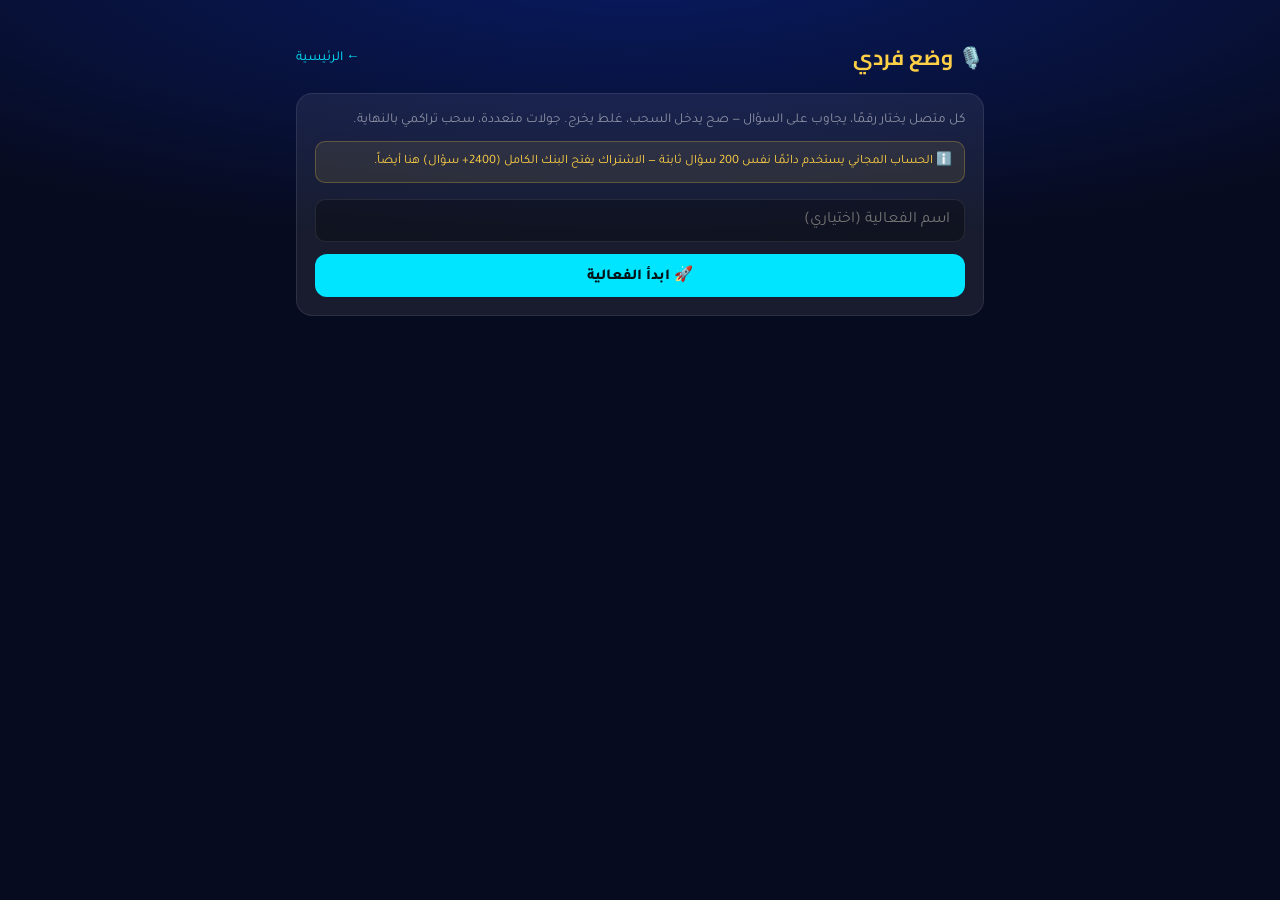
<file: audience.html>
<!DOCTYPE html>
<html lang="ar" dir="rtl">
<head>
<meta charset="UTF-8">
<meta name="viewport" content="width=device-width,initial-scale=1,user-scalable=no,viewport-fit=cover">
<title>تحدي الأرقام — وضع فردي</title>
<link rel="icon" href="logo.png">
<link href="https://fonts.googleapis.com/css2?family=Cairo:wght@700;900&family=Tajawal:wght@400;700;900&display=swap" rel="stylesheet">
<style>
html{background:#070B1F;}
*{margin:0;padding:0;box-sizing:border-box;-webkit-tap-highlight-color:transparent;}
:root{
  --bg:#070B1F;--bg2:#0C1130;--card:rgba(255,255,255,.04);--card2:rgba(255,255,255,.07);
  --cyan:#00E5FF;--gold:#FFD046;--green:#00E676;--red:#FF3D5A;--silver:#8AB8FF;
  --border:rgba(255,255,255,.09);
}
body{
  font-family:'Tajawal',sans-serif;background:var(--bg);color:#fff;min-height:100vh;
  background-image:radial-gradient(ellipse 120% 50% at 50% -5%,rgba(10,50,200,.4),transparent 65%);
  padding-top:max(env(safe-area-inset-top), 22px);padding-bottom:max(env(safe-area-inset-bottom), 10px);
  padding-left:max(env(safe-area-inset-left), 10px);padding-right:max(env(safe-area-inset-right), 10px);
}
html.is-android body{padding-top:max(env(safe-area-inset-top), 44px);}
.wrap{max-width:720px;margin:0 auto;padding:1rem}
.hdr{display:flex;align-items:center;justify-content:space-between;margin-bottom:1rem}
.hdr h1{font-family:'Cairo',sans-serif;font-size:1.3rem;color:var(--gold)}
.btn{border:none;border-radius:12px;padding:.7rem 1.3rem;font-weight:800;font-size:.95rem;cursor:pointer;font-family:'Tajawal',sans-serif}
.btn-cyan{background:var(--cyan);color:#031318}
.btn-gold{background:var(--gold);color:#2b1c00}
.btn-red{background:var(--red);color:#fff}
.btn-ghost{background:var(--card);color:#fff;border:1px solid var(--border)}
.btn:disabled{opacity:.4;cursor:not-allowed}
.card{background:var(--card2);border:1px solid var(--border);border-radius:16px;padding:1.1rem;margin-bottom:1rem}
.row{display:flex;gap:.6rem;flex-wrap:wrap}
input[type=text],input[type=number]{
  background:rgba(0,0,0,.3);border:1px solid var(--border);border-radius:10px;color:#fff;
  padding:.7rem .9rem;font-size:1rem;font-family:'Tajawal',sans-serif;flex:1;min-width:140px
}
.board{display:grid;grid-template-columns:repeat(5,1fr);gap:.35rem;margin:1rem auto;max-width:min(320px,80vw)}
.cell{
  aspect-ratio:1;border-radius:9px;display:flex;align-items:center;justify-content:center;
  font-family:'Cairo',sans-serif;font-weight:900;font-size:clamp(.8rem,3.4vw,1.05rem);cursor:pointer;
  background:rgba(0,229,255,.07);border:1.5px solid rgba(0,229,255,.17);transition:.15s;user-select:none;
}
.cell:hover{background:rgba(0,229,255,.17);border-color:var(--cyan);transform:scale(1.06)}
.cell.used-win{background:rgba(0,230,118,.15);border-color:var(--green);color:var(--green);cursor:not-allowed;transform:none}
.cell.used-lose{background:rgba(255,61,90,.12);border-color:var(--red);color:var(--red);cursor:not-allowed;transform:none}
.cell.used-mabrook{background:rgba(255,208,70,.18);border-color:var(--gold);color:var(--gold);cursor:not-allowed;transform:none}
.cell.picked{outline:2px solid var(--gold)}
.opts{display:flex;flex-direction:column;gap:.6rem;margin-top:1rem}
.opt{
  background:var(--card);border:1px solid var(--border);border-radius:12px;padding:.9rem 1rem;
  display:flex;align-items:center;gap:.7rem;cursor:pointer;font-size:1.02rem
}
.opt .lbl{width:28px;height:28px;border-radius:8px;background:rgba(255,255,255,.08);
  display:flex;align-items:center;justify-content:center;font-weight:900;font-size:.85rem;flex-shrink:0}
.opt.correct{background:rgba(0,230,118,.2);border-color:var(--green)}
.opt.wrong{background:rgba(255,61,90,.2);border-color:var(--red)}
.opt.disabled{pointer-events:none;opacity:.55}
.qtext{font-size:1.15rem;font-weight:700;line-height:1.6;margin-bottom:.3rem}
.timerBar{width:100%;height:6px;background:rgba(255,255,255,.08);border-radius:99px;overflow:hidden;margin-bottom:.7rem}
.timerBarFill{height:100%;background:var(--cyan);width:100%;transition:width 1s linear,background .3s}
.timerBarFill.warn{background:var(--gold)}
.timerBarFill.danger{background:var(--red)}
.qcat{color:var(--cyan);font-size:.8rem;margin-bottom:.6rem}
.pill{display:inline-block;background:var(--card);border:1px solid var(--border);border-radius:99px;
  padding:.25rem .8rem;font-size:.8rem;color:var(--gold)}
.winlist{display:flex;flex-direction:column;gap:.4rem;max-height:280px;overflow:auto}
.winrow{display:flex;justify-content:space-between;align-items:center;background:var(--card);
  border:1px solid var(--border);border-radius:10px;padding:.6rem .9rem}
.dim{color:rgba(255,255,255,.5);font-size:.85rem}
.center{text-align:center}
.drawResult{
  font-family:'Cairo',sans-serif;font-size:2rem;font-weight:900;color:var(--gold);
  text-align:center;padding:1.5rem 0
}
a.back{color:var(--cyan);text-decoration:none;font-size:.85rem}
</style>
</head>
<body>
<div class="wrap">
  <div class="hdr">
    <h1>🎙️ وضع فردي</h1>
    <a class="back" href="index.html">← الرئيسية</a>
  </div>

  <!-- ═══ إعداد الفعالية (قبل البدء) ═══ -->
  <div class="card" id="setupCard">
    <div class="dim" style="margin-bottom:.8rem">
      كل متصل يختار رقمًا، يجاوب على السؤال — صح يدخل السحب، غلط يخرج. جولات متعددة، سحب تراكمي بالنهاية.
    </div>
    <div style="background:rgba(255,208,70,.09);border:1px solid rgba(255,208,70,.25);border-radius:10px;padding:.6rem .8rem;margin-bottom:1rem;font-size:.8rem;color:var(--gold);line-height:1.6">
      ℹ️ الحساب المجاني يستخدم دائمًا نفس 200 سؤال ثابتة — الاشتراك يفتح البنك الكامل (2400+ سؤال) هنا أيضاً.
    </div>
    <div class="row" style="margin-bottom:.7rem">
      <input type="text" id="eventName" placeholder="اسم الفعالية (اختياري)">
    </div>
    <button class="btn btn-cyan" onclick="startEvent()" style="width:100%">🚀 ابدأ الفعالية</button>
  </div>

  <!-- ═══ شاشة الجولة الجارية ═══ -->
  <div id="roundCard" style="display:none">
    <div class="card">
      <div class="row" style="justify-content:space-between;align-items:center;margin-bottom:.6rem">
        <span class="pill" id="roundPill">جولة 1</span>
        <span class="dim" id="remainPill">20 رقم متبقي</span>
      </div>
      <div class="board" id="board"></div>
      <div class="row" style="margin-top:.5rem">
        <button class="btn btn-ghost" onclick="endRoundNow()" style="flex:1">⏹️ إنهاء الجولة الآن</button>
        <button class="btn btn-gold" onclick="newRound()" style="flex:1">➕ جولة جديدة</button>
      </div>
    </div>

    <!-- إدخال اسم المتسابق قبل عرض سؤاله -->
    <div class="card" id="nameCard" style="display:none;position:fixed;top:max(env(safe-area-inset-top), 20px);left:.7rem;right:.7rem;z-index:999;box-shadow:0 8px 30px rgba(0,0,0,.6);max-width:720px;margin:0 auto;background:#10152F;border:1px solid rgba(255,255,255,.18)">
      <div class="dim" style="margin-bottom:.6rem">الرقم <b id="pickedNumLbl" style="color:var(--gold)"></b> — اسم المتسابق:</div>
      <div class="row">
        <input type="text" id="callerName" placeholder="اسم المتسابق">
        <button class="btn btn-cyan" onclick="confirmCaller()">عرض السؤال</button>
      </div>
      <div style="text-align:center;margin-top:.5rem"><a href="#" onclick="return closeNameCard()" class="dim" style="text-decoration:none;font-size:.82rem">✕ إلغاء</a></div>
    </div>

    <!-- السؤال -->
    <div class="card" id="qCard" style="display:none">
      <div class="row" style="justify-content:space-between;align-items:center;margin-bottom:.4rem">
        <div class="qcat" id="qCat" style="margin-bottom:0"></div>
        <div id="timerBox" style="font-family:'Cairo',sans-serif;font-weight:900;font-size:1.1rem;color:var(--cyan)">⏱️ <span id="timerNum">30</span></div>
      </div>
      <div class="timerBar"><div class="timerBarFill" id="timerBarFill"></div></div>
      <div class="qtext" id="qText"></div>
      <div class="opts" id="qOpts"></div>
    </div>


    <div class="card">
      <div class="row" style="justify-content:space-between;align-items:center;margin-bottom:.5rem">
        <b>🏆 قائمة السحب (<span id="winCount">0</span>)</b>
      </div>
      <div class="winlist" id="winList"><div class="dim center">ولا أحد بعد</div></div>
    </div>

    <button class="btn btn-gold" onclick="openDraw()" style="width:100%" id="drawBtn" disabled>🎉 اسحب الفائزين</button>
  </div>

  <!-- ═══ نافذة السحب ═══ -->
  <div class="card" id="drawCard" style="display:none">
    <div class="row" style="margin-bottom:.8rem">
      <input type="number" id="drawCount" value="1" min="1" style="max-width:100px">
      <button class="btn btn-cyan" onclick="doDraw()" style="flex:1">🎲 اسحب الآن</button>
      <button class="btn btn-ghost" onclick="closeDraw()">إغلاق</button>
    </div>
    <div id="drawOut"></div>
  </div>
</div>

<script src="js/question-bank.js"></script>
<script src="js/capacitor-bridge.js"></script>
<script>
"use strict";

var STORE_KEY = "tahadi_audience_v1";
var TOTAL_CELLS = 20;

var S = {
  eventName: "",
  round: 1,
  used: {},        // {cellIndex: {name, result:'win'|'lose'}}
  winners: [],      // [{name, round, cell}]
  pickedCell: null,
  currentQ: null
};

// لا حفظ بأي تخزين دائم عمداً — الفعالية جلسة حية، تُمسح تلقائياً عند إغلاق
// التطبيق/إعادة تحميل الصفحة (لا نبي بيانات فعالية سابقة تختلط بفعالية جديدة).
function save(){ /* no-op بالتصميم */ }

function pickRandomMabrookCell(){
  return Math.floor(Math.random()*TOTAL_CELLS);
}

function startEvent(){
  S.eventName = document.getElementById("eventName").value.trim();
  S.round = 1; S.used = {}; S.winners = []; S.pickedCell = null; S.currentQ = null;
  S.mabrookCell = pickRandomMabrookCell();
  document.getElementById("setupCard").style.display = "none";
  document.getElementById("roundCard").style.display = "block";
  renderAll();
}

function renderBoard(){
  var b = document.getElementById("board");
  b.innerHTML = "";
  var usedCount = 0;
  for(var i=0;i<TOTAL_CELLS;i++){
    var st = S.used[i];
    var cls = "cell";
    if(st){
      cls += st.result==="mabrook" ? " used-mabrook" : (st.result==="win" ? " used-win" : " used-lose");
      usedCount++;
    }
    if(S.pickedCell===i) cls += " picked";
    var div = document.createElement("div");
    div.className = cls;
    div.textContent = i+1;
    if(!st && S.pickedCell===null){
      div.onclick = function(idx){ return function(){ pickCell(idx); }; }(i);
    }
    b.appendChild(div);
  }
  document.getElementById("remainPill").textContent = (TOTAL_CELLS-usedCount)+" رقم متبقٍ";
  document.getElementById("roundPill").textContent = "جولة "+S.round;
}

function pickCell(i){
  if(S.used[i] || S.pickedCell!==null) return;
  S.pickedCell = i;
  save();
  renderBoard();
  document.getElementById("pickedNumLbl").textContent = (i+1);
  document.getElementById("callerName").value = "";
  document.getElementById("nameCard").style.display = "block";
  document.getElementById("qCard").style.display = "none";
  document.getElementById("callerName").focus();
}

function closeNameCard(){
  document.getElementById("callerName").blur();
  document.getElementById("nameCard").style.display = "none";
  S.pickedCell = null;
  save();
  renderBoard();
  return false;
}

var FREE_POOL_LIMIT = 200;
var _freePoolCache = null;
function getFreePool(){
  // نفس منطق game.html بالضبط: 200 سؤال ثابتة موزّعة على كل الفئات — نفس
  // المجموعة بالضبط بكل حساب، بدون عشوائية بينها (تُستخدم فقط للحسابات غير
  // المشتركة؛ المشترك يفتح البنك الكامل هنا أيضاً، بلا فرق عن الأونلاين).
  if(_freePoolCache) return _freePoolCache;
  if(!window.QB || !QB.length) return [];
  var _byCat={};
  QB.forEach(function(q){ (_byCat[q.cat]=_byCat[q.cat]||[]).push(q); });
  var _cats=Object.keys(_byCat).sort();
  var pool=[], _i=0;
  while(pool.length<FREE_POOL_LIMIT && _i<500){
    _cats.forEach(function(c){ if(pool.length<FREE_POOL_LIMIT && _byCat[c][_i]) pool.push(_byCat[c][_i]); });
    _i++;
  }
  _freePoolCache = pool;
  return pool;
}
function isSubscribed(){
  try{
    return localStorage.getItem("tahadi_pro")==="1" || localStorage.getItem("tahadi_elite")==="1";
  }catch(e){ return false; }
}
function pickRandomQuestion(){
  var pool = isSubscribed() ? QB : getFreePool();
  if(!pool || !pool.length) return null;
  return pool[Math.floor(Math.random()*pool.length)];
}

function confirmCaller(){
  var name = document.getElementById("callerName").value.trim();
  if(!name){ alert("اكتب اسم المتسابق أول"); return; }
  document.getElementById("nameCard").style.display = "none";
  // خلية "مبروك" — فوز فوري بدون سؤال
  if(S.pickedCell === S.mabrookCell){
    S.used[S.pickedCell] = { name: name, result: "mabrook" };
    S.winners.push({ name: name, round: S.round, cell: S.pickedCell });
    S.pickedCell = null;
    save();
    showMabrookCelebration(name);
    return;
  }
  S.currentQ = { q: pickRandomQuestion(), name: name };
  save();
  renderQuestion();
  document.getElementById("qCard").style.display = "block";
}

function showMabrookCelebration(name){
  stopQuestionTimer();
  document.getElementById("timerBox").style.display = "none";
  document.getElementById("timerBarFill").parentElement.style.display = "none";
  var q = document.getElementById("qCard");
  q.style.display = "block";
  document.getElementById("qCat").textContent = "";
  document.getElementById("qText").innerHTML = '<div style="text-align:center;padding:1rem 0">'
    +'<div style="font-size:2.2rem;margin-bottom:.5rem">🎊</div>'
    +'<div style="font-family:\'Cairo\',sans-serif;font-size:1.6rem;font-weight:900;color:var(--gold)">مبروك يا '+name+'!</div>'
    +'<div class="dim" style="margin-top:.4rem">دخلت قائمة السحب مباشرة بدون سؤال</div>'
    +'</div>';
  document.getElementById("qOpts").innerHTML = "";
  setTimeout(function(){
    document.getElementById("qCard").style.display = "none";
    renderBoard();
    renderWinners();
  }, 2200);
}

var QUESTION_SECONDS = 30;
var _qTimer = null, _qTimeLeft = QUESTION_SECONDS;

function renderQuestion(){
  var q = S.currentQ.q;
  document.getElementById("timerBox").style.display = "";
  document.getElementById("timerBarFill").parentElement.style.display = "";
  document.getElementById("qCat").textContent = q.cat || "";
  document.getElementById("qText").textContent = q.text;
  var opts = document.getElementById("qOpts");
  opts.innerHTML = "";
  ["A","B","C","D"].forEach(function(k){
    var div = document.createElement("div");
    div.className = "opt";
    div.innerHTML = '<span class="lbl">'+k+'</span><span>'+q[k]+'</span>';
    div.onclick = function(){ answerPicked(k); };
    div.id = "opt-"+k;
    opts.appendChild(div);
  });
  startQuestionTimer();
}

function startQuestionTimer(){
  stopQuestionTimer();
  _qTimeLeft = QUESTION_SECONDS;
  updateTimerUI();
  _qTimer = setInterval(function(){
    _qTimeLeft--;
    updateTimerUI();
    if(_qTimeLeft<=0){
      stopQuestionTimer();
      answerPicked(null); // انتهى الوقت — يُعامل كإجابة خاطئة
    }
  }, 1000);
}
function stopQuestionTimer(){
  if(_qTimer){ clearInterval(_qTimer); _qTimer = null; }
}
function updateTimerUI(){
  var numEl = document.getElementById("timerNum");
  var fillEl = document.getElementById("timerBarFill");
  if(!numEl||!fillEl) return;
  numEl.textContent = _qTimeLeft;
  fillEl.style.width = Math.max(0,(_qTimeLeft/QUESTION_SECONDS*100))+"%";
  fillEl.className = "timerBarFill" + (_qTimeLeft<=10 ? " danger" : _qTimeLeft<=20 ? " warn" : "");
}

function answerPicked(choice){
  stopQuestionTimer();
  var q = S.currentQ.q, name = S.currentQ.name, cell = S.pickedCell;
  var correct = (choice !== null && choice === q.correct);
  ["A","B","C","D"].forEach(function(k){
    var el = document.getElementById("opt-"+k);
    el.classList.add("disabled");
    if(k===q.correct) el.classList.add("correct");
    else if(k===choice && !correct) el.classList.add("wrong");
  });
  S.used[cell] = { name: name, result: correct ? "win" : "lose" };
  if(correct){ S.winners.push({ name: name, round: S.round, cell: cell }); }
  S.pickedCell = null;
  save();
  setTimeout(function(){
    document.getElementById("qCard").style.display = "none";
    renderBoard();
    renderWinners();
  }, 1400);
}

function renderWinners(){
  var list = document.getElementById("winList");
  document.getElementById("winCount").textContent = S.winners.length;
  document.getElementById("drawBtn").disabled = S.winners.length===0;
  if(!S.winners.length){ list.innerHTML = '<div class="dim center">ولا أحد بعد</div>'; return; }
  list.innerHTML = "";
  S.winners.slice().reverse().forEach(function(w){
    var row = document.createElement("div");
    row.className = "winrow";
    row.innerHTML = '<span>'+w.name+' <span class="dim" style="font-size:.8em">(رقم '+(w.cell+1)+')</span></span><span class="dim">جولة '+w.round+'</span>';
    list.appendChild(row);
  });
}

function endRoundNow(){
  if(!confirm("إنهاء الجولة الحالية؟ الفائزون بها يبقون بالسحب.")) return;
  stopQuestionTimer();
  S.pickedCell = null; S.currentQ = null;
  document.getElementById("qCard").style.display = "none";
  document.getElementById("nameCard").style.display = "none";
  save();
}

function newRound(){
  if(!confirm("بدء جولة جديدة؟ اللوحة ترجع فاضية، الفائزون السابقون يبقون بالسحب.")) return;
  S.round++; S.used = {}; S.pickedCell = null; S.currentQ = null;
  S.mabrookCell = pickRandomMabrookCell();
  save();
  renderAll();
}

function openDraw(){
  document.getElementById("drawCard").style.display = "block";
  document.getElementById("drawOut").innerHTML = "";
  document.getElementById("drawCard").scrollIntoView({behavior:"smooth"});
}
function closeDraw(){
  document.getElementById("drawCard").style.display = "none";
}
function doDraw(){
  var n = Math.max(1, parseInt(document.getElementById("drawCount").value,10)||1);
  var pool = S.winners.slice();
  if(!pool.length){ document.getElementById("drawOut").innerHTML = '<div class="dim center">ولا أحد بقائمة السحب</div>'; return; }
  var picks = [];
  for(var i=0;i<n && pool.length;i++){
    var idx = Math.floor(Math.random()*pool.length);
    picks.push(pool.splice(idx,1)[0]);
  }
  var out = document.getElementById("drawOut");
  out.innerHTML = "";
  picks.forEach(function(p,i){
    var div = document.createElement("div");
    div.className = "drawResult";
    div.innerHTML = "🏆 "+p.name+'<div style="font-size:1rem;color:var(--dim);font-weight:700;margin-top:.2rem">رقم '+(p.cell+1)+' — جولة '+p.round+'</div>';
    out.appendChild(div);
  });
  // احذف الفائزين المسحوبين نهائياً من القائمة — ما ينسحبون مرة ثانية بنفس الفعالية
  S.winners = S.winners.filter(function(w){
    return !picks.some(function(p){ return p===w; });
  });
  renderWinners();
}

function renderAll(){
  renderBoard();
  renderWinners();
  document.getElementById("nameCard").style.display = "none";
  document.getElementById("qCard").style.display = "none";
}

// لا حاجة لاستعادة أي حالة سابقة — الفعالية تبدأ دايماً من شاشة الإعداد
// (حقل اسم المتسابق مثبَّت بأعلى الشاشة دائماً الآن — فوق أي احتمال تغطية
// من لوحة المفاتيح، بغض النظر عن سلوك المنصة أو أي توقيت تحميل)
</script>
</body>
</html>
</file>
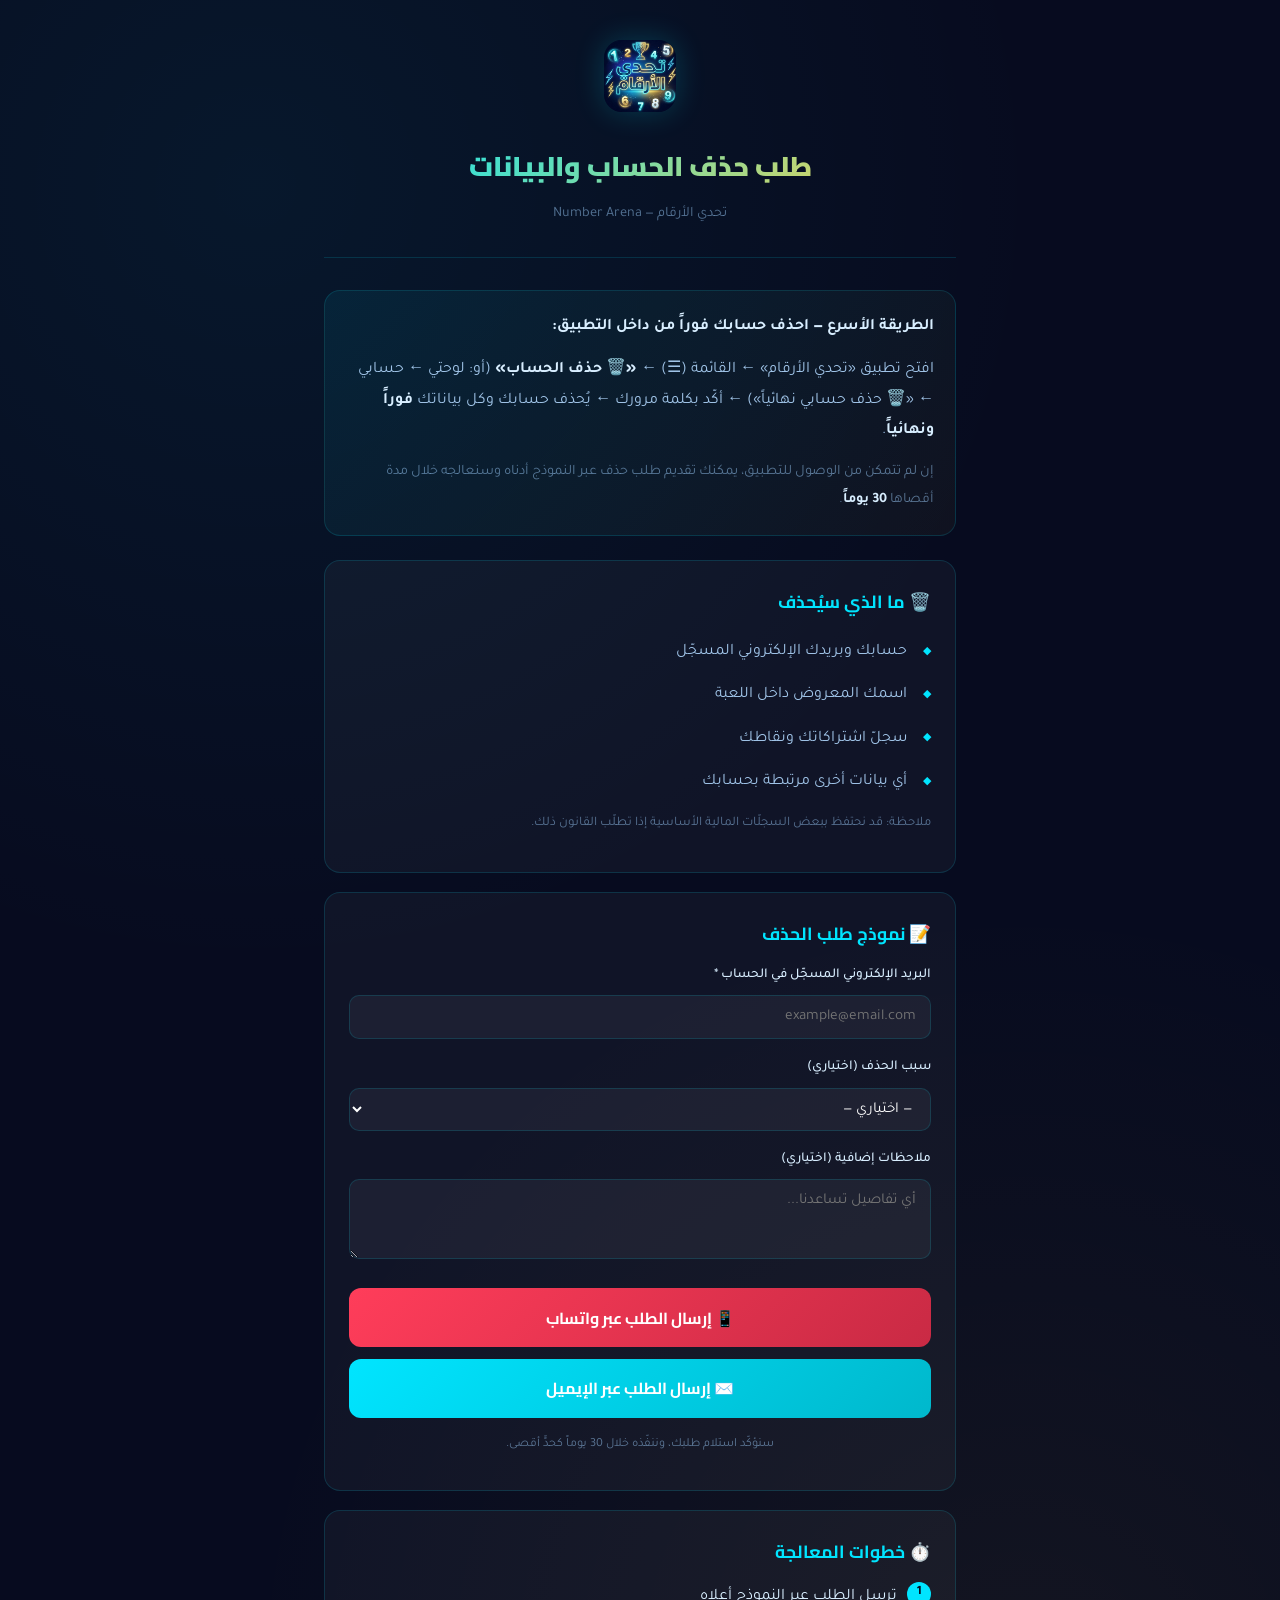
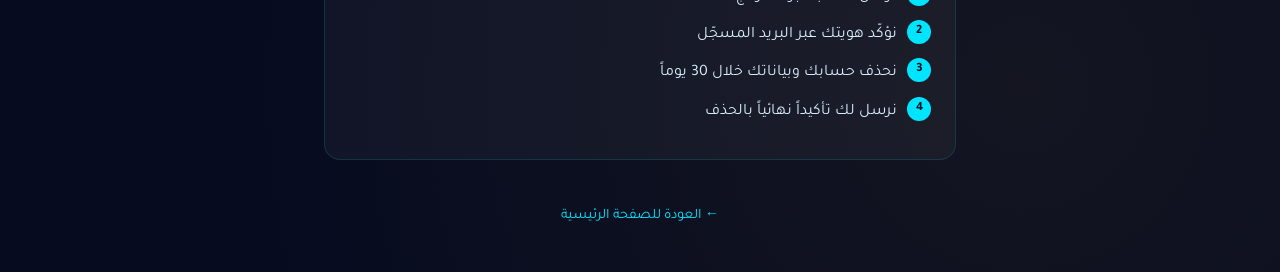
<file: data-deletion.html>
<!DOCTYPE html>
<html lang="ar" dir="rtl">
<head>
<meta charset="UTF-8">
<meta name="viewport" content="width=device-width, initial-scale=1.0,viewport-fit=cover">
<title>طلب حذف الحساب والبيانات — تحدي الأرقام</title>
<link href="https://fonts.googleapis.com/css2?family=Cairo:wght@400;700;900&family=Tajawal:wght@400;500;700&display=swap" rel="stylesheet">
<style>
/* دعم المنطقة الآمنة في iPhone (الكاميرا/النتوء وشريط الإيماءات) */
body{
  padding-top:env(safe-area-inset-top);
  padding-bottom:env(safe-area-inset-bottom);
  padding-left:env(safe-area-inset-left);
  padding-right:env(safe-area-inset-right);
  box-sizing:border-box;
}

  :root{
    --bg:#070B1F;--bg2:#0C1130;--card:rgba(255,255,255,.04);
    --border:rgba(0,229,255,.14);--cyan:#00E5FF;--cyan2:#00B8CC;--gold:#FFD046;
    --red:#FF3D5A;--green:#00E676;
    --text:#D8EEFF;--text2:#A0C4E8;--dim:rgba(160,210,255,.5);
  }
  *{box-sizing:border-box;margin:0;padding:0}
  body{
    font-family:'Tajawal',sans-serif;background:var(--bg);color:var(--text);
    line-height:1.9;min-height:100vh;
    background-image:radial-gradient(circle at 20% 10%,rgba(0,229,255,.06),transparent 40%),
                     radial-gradient(circle at 80% 90%,rgba(255,208,70,.05),transparent 40%);
  }
  .container{max-width:680px;margin:0 auto;padding:2.5rem 1.5rem}
  .header{text-align:center;margin-bottom:2rem;padding-bottom:1.8rem;border-bottom:1px solid var(--border)}
  .logo{width:72px;height:72px;border-radius:18px;margin-bottom:1rem;box-shadow:0 0 30px rgba(0,229,255,.2)}
  h1{
    font-family:'Cairo',sans-serif;font-size:1.7rem;font-weight:900;
    background:linear-gradient(135deg,var(--cyan),var(--gold));
    -webkit-background-clip:text;-webkit-text-fill-color:transparent;background-clip:text;
    margin-bottom:.5rem;
  }
  .sub{color:var(--dim);font-size:.9rem}
  .card{
    background:var(--card);border:1px solid var(--border);border-radius:16px;
    padding:1.5rem;margin-bottom:1.2rem;
  }
  h2{
    font-family:'Cairo',sans-serif;font-size:1.1rem;font-weight:700;
    color:var(--cyan);margin-bottom:.8rem;display:flex;align-items:center;gap:.5rem;
  }
  p{color:var(--text2);margin-bottom:.7rem}
  ul{list-style:none;padding:0;margin:.5rem 0}
  li{color:var(--text2);padding:.4rem 1.5rem .4rem 0;position:relative}
  li::before{content:"◆";color:var(--cyan);position:absolute;right:0;font-size:.7rem;top:.7rem}
  strong{color:var(--text);font-weight:700}
  a{color:var(--cyan);text-decoration:none}
  .intro{
    background:linear-gradient(135deg,rgba(0,229,255,.07),rgba(255,208,70,.04));
    border:1px solid var(--border);border-radius:16px;padding:1.3rem;margin-bottom:1.5rem;
  }
  /* Form */
  .field{margin-bottom:1rem}
  label{display:block;font-size:.85rem;color:var(--text);margin-bottom:.4rem;font-weight:500}
  input,textarea,select{
    width:100%;background:rgba(255,255,255,.05);border:1px solid var(--border);
    border-radius:10px;padding:.75rem .9rem;color:#fff;font-family:'Tajawal',sans-serif;
    font-size:.95rem;outline:none;transition:.2s;
  }
  input:focus,textarea:focus,select:focus{border-color:var(--cyan);background:rgba(0,229,255,.06)}
  textarea{resize:vertical;min-height:80px}
  .btn{
    display:block;width:100%;padding:.9rem;border:none;border-radius:12px;
    background:linear-gradient(135deg,var(--red),#c92a44);color:#fff;font-weight:700;
    font-size:1rem;cursor:pointer;font-family:'Cairo',sans-serif;margin-top:.5rem;
    transition:transform .15s;text-align:center;text-decoration:none;
  }
  .btn:hover{transform:translateY(-2px)}
  .btn-mail{background:linear-gradient(135deg,var(--cyan),var(--cyan2));margin-top:.7rem}
  .note{font-size:.78rem;color:var(--dim);text-align:center;margin-top:1rem;line-height:1.7}
  .back{display:inline-block;margin-top:1.5rem;color:var(--cyan);font-size:.9rem}
  .timeline{display:flex;gap:.6rem;align-items:flex-start;margin:.5rem 0}
  .timeline b{background:var(--cyan);color:var(--bg);width:24px;height:24px;border-radius:50%;
    display:inline-flex;align-items:center;justify-content:center;font-size:.8rem;flex-shrink:0}
</style>
</head>
<body>
<div class="container">
  <div class="header">
    <img src="logo.png" class="logo" alt="تحدي الأرقام">
    <h1>طلب حذف الحساب والبيانات</h1>
    <div class="sub">تحدي الأرقام — Number Arena</div>
  </div>

  <div class="intro">
    <p style="margin:0 0 .8rem"><strong>الطريقة الأسرع — احذف حسابك فوراً من داخل التطبيق:</strong></p>
    <p style="margin:0 0 .4rem">افتح تطبيق «تحدي الأرقام» ← القائمة (☰) ← <strong>«🗑️ حذف الحساب»</strong> (أو: لوحتي ← حسابي ← «🗑️ حذف حسابي نهائياً») ← أكّد بكلمة مرورك ← يُحذف حسابك وكل بياناتك <strong>فوراً ونهائياً</strong>.</p>
    <p style="margin:.8rem 0 0;font-size:.9rem;color:var(--dim)">إن لم تتمكن من الوصول للتطبيق، يمكنك تقديم طلب حذف عبر النموذج أدناه وسنعالجه خلال مدة أقصاها <strong>30 يوماً</strong>.</p>
  </div>

  <div class="card">
    <h2>🗑️ ما الذي سيُحذف</h2>
    <ul>
      <li>حسابك وبريدك الإلكتروني المسجّل</li>
      <li>اسمك المعروض داخل اللعبة</li>
      <li>سجلّ اشتراكاتك ونقاطك</li>
      <li>أي بيانات أخرى مرتبطة بحسابك</li>
    </ul>
    <p style="font-size:.82rem;color:var(--dim);margin-top:.5rem">ملاحظة: قد نحتفظ ببعض السجلّات المالية الأساسية إذا تطلّب القانون ذلك.</p>
  </div>

  <div class="card">
    <h2>📝 نموذج طلب الحذف</h2>
    <div class="field">
      <label>البريد الإلكتروني المسجّل في الحساب *</label>
      <input type="email" id="delEmail" placeholder="example@email.com">
    </div>
    <div class="field">
      <label>سبب الحذف (اختياري)</label>
      <select id="delReason">
        <option value="">— اختياري —</option>
        <option>لم أعد أستخدم التطبيق</option>
        <option>مخاوف تتعلق بالخصوصية</option>
        <option>أنشأت حساباً جديداً</option>
        <option>سبب آخر</option>
      </select>
    </div>
    <div class="field">
      <label>ملاحظات إضافية (اختياري)</label>
      <textarea id="delNotes" placeholder="أي تفاصيل تساعدنا..."></textarea>
    </div>
    <a href="#" class="btn" id="sendWa">📱 إرسال الطلب عبر واتساب</a>
    <a href="#" class="btn btn-mail" id="sendMail">✉️ إرسال الطلب عبر الإيميل</a>
    <p class="note">سنؤكّد استلام طلبك، وننفّذه خلال 30 يوماً كحدٍّ أقصى.</p>
  </div>

  <div class="card">
    <h2>⏱️ خطوات المعالجة</h2>
    <div class="timeline"><b>1</b><span>ترسل الطلب عبر النموذج أعلاه</span></div>
    <div class="timeline"><b>2</b><span>نؤكّد هويتك عبر البريد المسجّل</span></div>
    <div class="timeline"><b>3</b><span>نحذف حسابك وبياناتك خلال 30 يوماً</span></div>
    <div class="timeline"><b>4</b><span>نرسل لك تأكيداً نهائياً بالحذف</span></div>
  </div>

  <div style="text-align:center">
    <a href="index.html" class="back">← العودة للصفحة الرئيسية</a>
  </div>
</div>

<script>
  // بيانات التواصل (تُحدّث من إعدادات الأدمن إن توفّرت)
  var CONTACT_EMAIL = "dr.fajry@gmail.com";
  var CONTACT_WA = ""; // يُملأ من الإعدادات
  try{
    var s = JSON.parse(localStorage.getItem("tahadi_admin_settings")||"{}");
    if(s.payEmail) CONTACT_EMAIL = s.payEmail;
    if(s.payWhatsapp) CONTACT_WA = s.payWhatsapp.replace(/[^0-9]/g,"");
  }catch(e){}

  function buildMsg(){
    var email=document.getElementById("delEmail").value.trim();
    var reason=document.getElementById("delReason").value;
    var notes=document.getElementById("delNotes").value.trim();
    var msg="طلب حذف حساب وبيانات — تحدي الأرقام\n\n";
    msg+="البريد المسجّل: "+(email||"(لم يُذكر)")+"\n";
    if(reason) msg+="السبب: "+reason+"\n";
    if(notes) msg+="ملاحظات: "+notes+"\n";
    return {email:email, text:msg};
  }

  document.getElementById("sendWa").addEventListener("click",function(e){
    e.preventDefault();
    var d=buildMsg();
    if(!d.email){alert("الرجاء إدخال البريد الإلكتروني المسجّل");return;}
    if(!CONTACT_WA){alert("خدمة واتساب غير متوفرة حالياً، استخدم الإيميل.");return;}
    window.open("https://wa.me/"+CONTACT_WA+"?text="+encodeURIComponent(d.text),"_blank");
  });

  document.getElementById("sendMail").addEventListener("click",function(e){
    e.preventDefault();
    var d=buildMsg();
    if(!d.email){alert("الرجاء إدخال البريد الإلكتروني المسجّل");return;}
    var subj=encodeURIComponent("طلب حذف حساب وبيانات — تحدي الأرقام");
    var body=encodeURIComponent(d.text);
    window.location.href="mailto:"+CONTACT_EMAIL+"?subject="+subj+"&body="+body;
  });
</script>
</body>
</html>
</file>
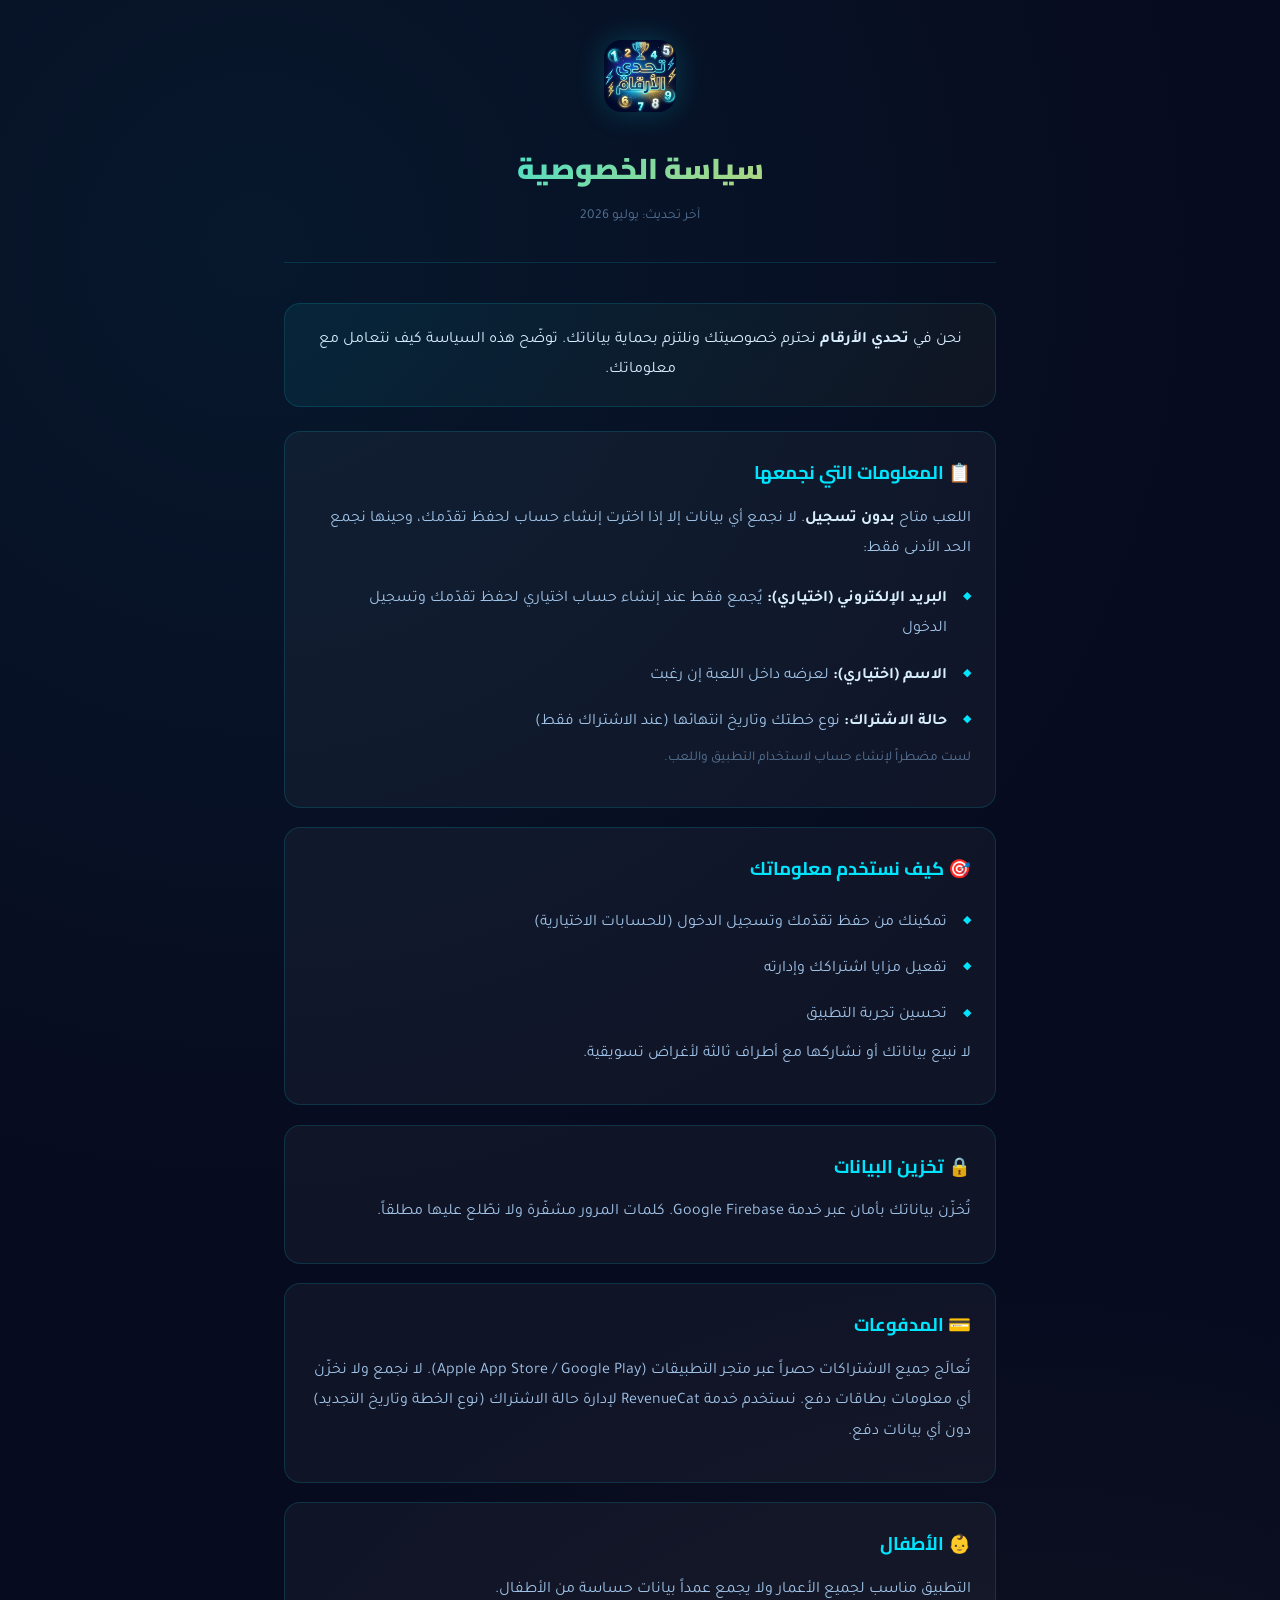
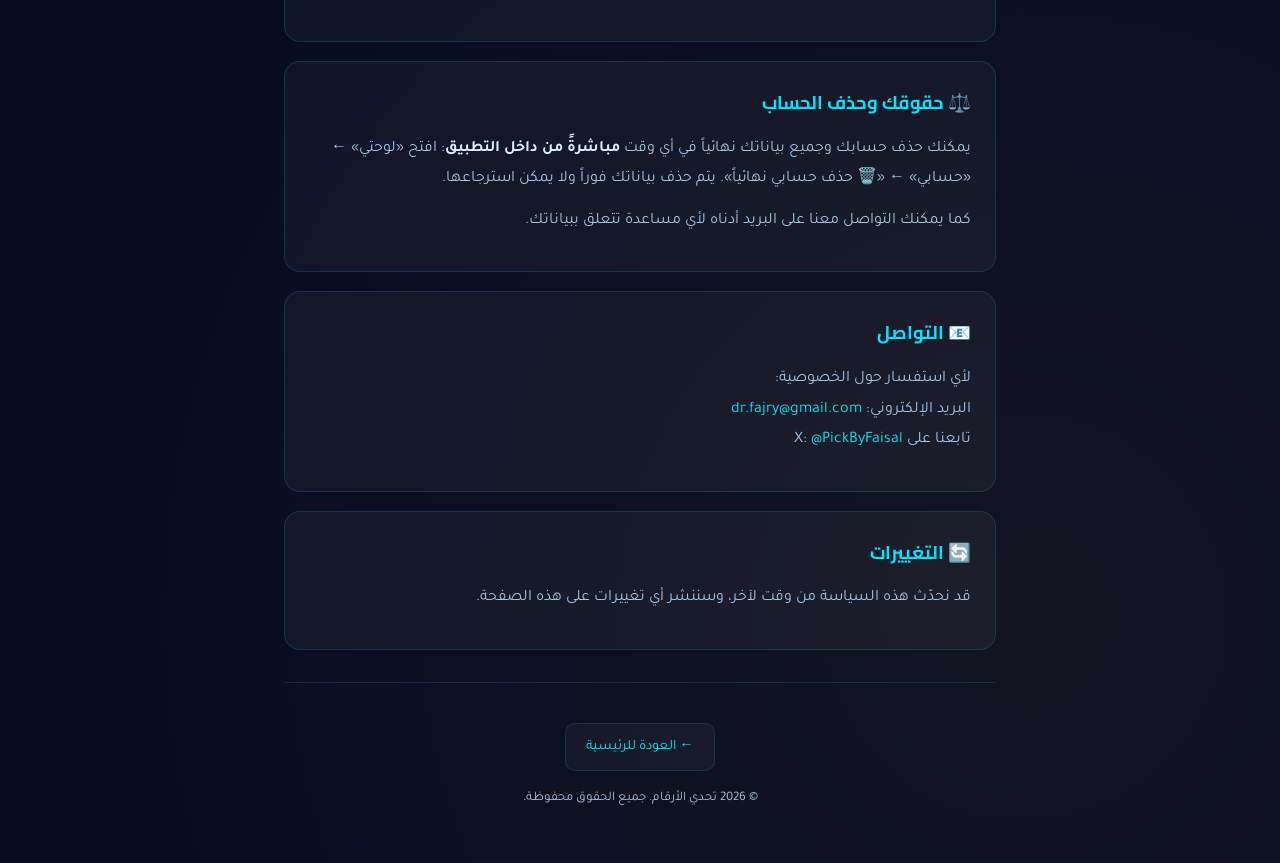
<file: privacy-policy.html>
<!DOCTYPE html>
<html lang="ar" dir="rtl">
<head>
<meta charset="UTF-8">
<meta name="viewport" content="width=device-width, initial-scale=1.0,viewport-fit=cover">
<title>سياسة الخصوصية — تحدي الأرقام</title>
<link href="https://fonts.googleapis.com/css2?family=Cairo:wght@400;700;900&family=Tajawal:wght@400;500;700&display=swap" rel="stylesheet">
<style>
/* دعم المنطقة الآمنة في iPhone (الكاميرا/النتوء وشريط الإيماءات) */
body{
  padding-top:env(safe-area-inset-top);
  padding-bottom:env(safe-area-inset-bottom);
  padding-left:env(safe-area-inset-left);
  padding-right:env(safe-area-inset-right);
  box-sizing:border-box;
}

  :root{
    --bg:#070B1F;--bg2:#0C1130;--card:rgba(255,255,255,.04);
    --border:rgba(0,229,255,.14);--cyan:#00E5FF;--cyan2:#00B8CC;--gold:#FFD046;
    --text:#D8EEFF;--text2:#A0C4E8;--dim:rgba(160,210,255,.5);
  }
  *{box-sizing:border-box;margin:0;padding:0}
  body{
    font-family:'Tajawal',sans-serif;background:var(--bg);color:var(--text);
    line-height:1.9;min-height:100vh;
    background-image:radial-gradient(circle at 20% 10%,rgba(0,229,255,.06),transparent 40%),
                     radial-gradient(circle at 80% 90%,rgba(255,208,70,.05),transparent 40%);
  }
  .container{max-width:760px;margin:0 auto;padding:2.5rem 1.5rem}
  .header{text-align:center;margin-bottom:2.5rem;padding-bottom:2rem;border-bottom:1px solid var(--border)}
  .logo{width:72px;height:72px;border-radius:18px;margin-bottom:1rem;box-shadow:0 0 30px rgba(0,229,255,.2)}
  h1{
    font-family:'Cairo',sans-serif;font-size:1.8rem;font-weight:900;
    background:linear-gradient(135deg,var(--cyan),var(--gold));
    -webkit-background-clip:text;-webkit-text-fill-color:transparent;background-clip:text;
    margin-bottom:.5rem;
  }
  .date{color:var(--dim);font-size:.85rem}
  .card{
    background:var(--card);border:1px solid var(--border);border-radius:16px;
    padding:1.5rem;margin-bottom:1.2rem;
  }
  h2{
    font-family:'Cairo',sans-serif;font-size:1.15rem;font-weight:700;
    color:var(--cyan);margin-bottom:.8rem;display:flex;align-items:center;gap:.5rem;
  }
  p{color:var(--text2);margin-bottom:.7rem}
  ul{list-style:none;padding:0}
  li{
    color:var(--text2);padding:.5rem 0 .5rem 1.5rem;position:relative;
    padding-right:1.5rem;
  }
  li::before{content:"◆";color:var(--cyan);position:absolute;right:0;font-size:.7rem;top:.7rem}
  strong{color:var(--text);font-weight:700}
  a{color:var(--cyan);text-decoration:none;border-bottom:1px solid transparent;transition:.2s}
  a:hover{border-bottom-color:var(--cyan)}
  .intro{
    background:linear-gradient(135deg,rgba(0,229,255,.07),rgba(255,208,70,.04));
    border:1px solid var(--border);border-radius:16px;padding:1.3rem 1.5rem;margin-bottom:1.5rem;
    text-align:center;
  }
  .intro p{color:var(--text);margin:0}
  .footer{text-align:center;margin-top:2rem;padding-top:1.5rem;border-top:1px solid var(--border);color:var(--dim);font-size:.82rem}
  .back-btn{
    display:inline-flex;align-items:center;gap:.5rem;margin-top:1rem;
    background:var(--card);border:1px solid var(--border);border-radius:10px;
    padding:.6rem 1.3rem;color:var(--cyan);font-family:'Tajawal',sans-serif;
    font-size:.88rem;cursor:pointer;text-decoration:none;transition:.2s;
  }
  .back-btn:hover{background:rgba(0,229,255,.08);border-bottom:1px solid var(--border)}
</style>
</head>
<body>
<div class="container">

  <div class="header">
    <img src="logo.png" alt="تحدي الأرقام" class="logo">
    <h1>سياسة الخصوصية</h1>
    <div class="date">آخر تحديث: يوليو 2026</div>
  </div>

  <div class="intro">
    <p>نحن في <strong>تحدي الأرقام</strong> نحترم خصوصيتك ونلتزم بحماية بياناتك. توضّح هذه السياسة كيف نتعامل مع معلوماتك.</p>
  </div>

  <div class="card">
    <h2>📋 المعلومات التي نجمعها</h2>
    <p>اللعب متاح <strong>بدون تسجيل</strong>. لا نجمع أي بيانات إلا إذا اخترت إنشاء حساب لحفظ تقدّمك، وحينها نجمع الحد الأدنى فقط:</p>
    <ul>
      <li><strong>البريد الإلكتروني (اختياري):</strong> يُجمع فقط عند إنشاء حساب اختياري لحفظ تقدّمك وتسجيل الدخول</li>
      <li><strong>الاسم (اختياري):</strong> لعرضه داخل اللعبة إن رغبت</li>
      <li><strong>حالة الاشتراك:</strong> نوع خطتك وتاريخ انتهائها (عند الاشتراك فقط)</li>
    </ul>
    <p style="font-size:.85rem;color:var(--dim)">لست مضطراً لإنشاء حساب لاستخدام التطبيق واللعب.</p>
  </div>

  <div class="card">
    <h2>🎯 كيف نستخدم معلوماتك</h2>
    <ul>
      <li>تمكينك من حفظ تقدّمك وتسجيل الدخول (للحسابات الاختيارية)</li>
      <li>تفعيل مزايا اشتراكك وإدارته</li>
      <li>تحسين تجربة التطبيق</li>
    </ul>
    <p>لا نبيع بياناتك أو نشاركها مع أطراف ثالثة لأغراض تسويقية.</p>
  </div>

  <div class="card">
    <h2>🔒 تخزين البيانات</h2>
    <p>تُخزّن بياناتك بأمان عبر خدمة Google Firebase. كلمات المرور مشفّرة ولا نطّلع عليها مطلقاً.</p>
  </div>

  <div class="card">
    <h2>💳 المدفوعات</h2>
    <p>تُعالَج جميع الاشتراكات حصراً عبر متجر التطبيقات (Apple App Store / Google Play). لا نجمع ولا نخزّن أي معلومات بطاقات دفع. نستخدم خدمة RevenueCat لإدارة حالة الاشتراك (نوع الخطة وتاريخ التجديد) دون أي بيانات دفع.</p>
  </div>

  <div class="card">
    <h2>👶 الأطفال</h2>
    <p>التطبيق مناسب لجميع الأعمار ولا يجمع عمداً بيانات حساسة من الأطفال.</p>
  </div>

  <div class="card">
    <h2>⚖️ حقوقك وحذف الحساب</h2>
    <p>يمكنك حذف حسابك وجميع بياناتك نهائياً في أي وقت <strong>مباشرةً من داخل التطبيق</strong>: افتح «لوحتي» ← «حسابي» ← «🗑️ حذف حسابي نهائياً». يتم حذف بياناتك فوراً ولا يمكن استرجاعها.</p>
    <p>كما يمكنك التواصل معنا على البريد أدناه لأي مساعدة تتعلق ببياناتك.</p>
  </div>

  <div class="card">
    <h2>📧 التواصل</h2>
    <p>لأي استفسار حول الخصوصية:<br>
    البريد الإلكتروني: <a href="mailto:dr.fajry@gmail.com">dr.fajry@gmail.com</a><br>
    تابعنا على X: <a href="https://x.com/PickByFaisal" target="_blank">@PickByFaisal</a></p>
  </div>

  <div class="card">
    <h2>🔄 التغييرات</h2>
    <p>قد نحدّث هذه السياسة من وقت لآخر، وسننشر أي تغييرات على هذه الصفحة.</p>
  </div>

  <div class="footer">
    <a href="index.html" class="back-btn">← العودة للرئيسية</a>
    <p style="margin-top:1rem">© 2026 تحدي الأرقام. جميع الحقوق محفوظة.</p>
  </div>

</div>
</body>
</html>
</file>
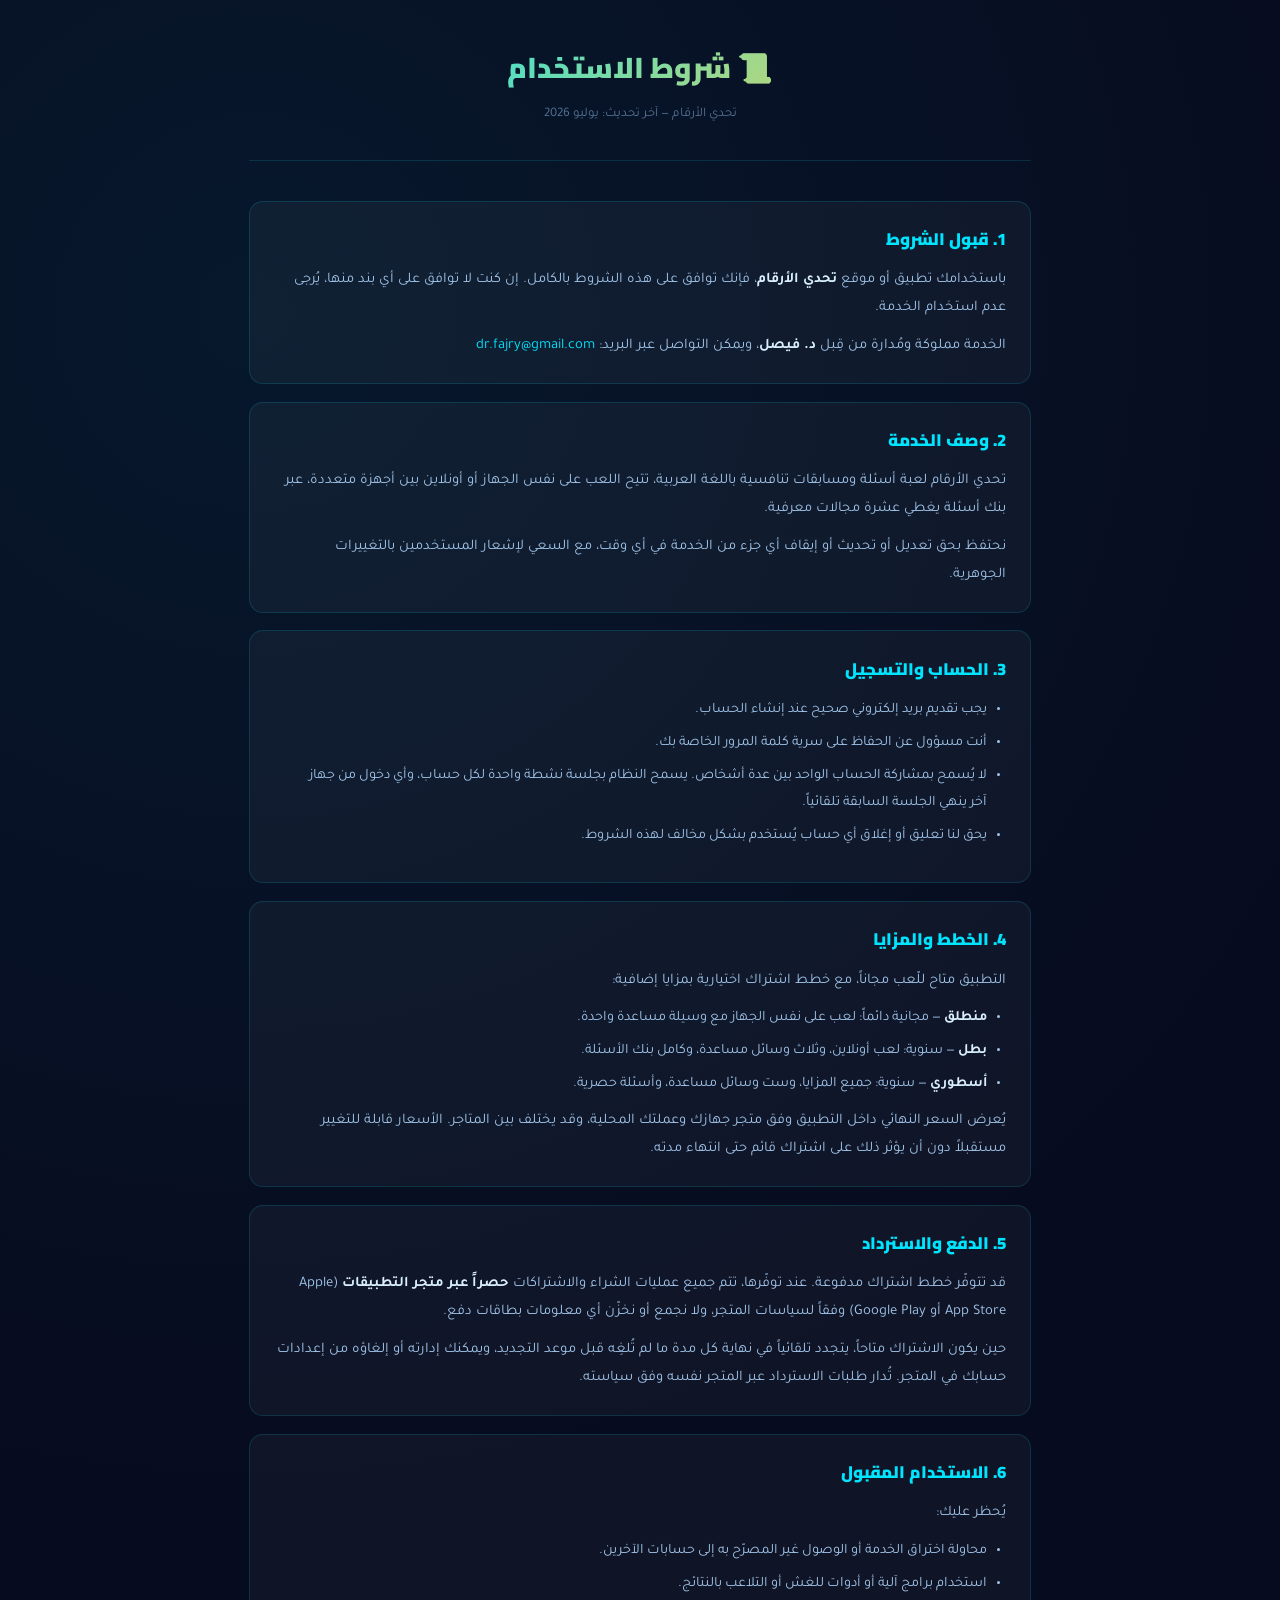
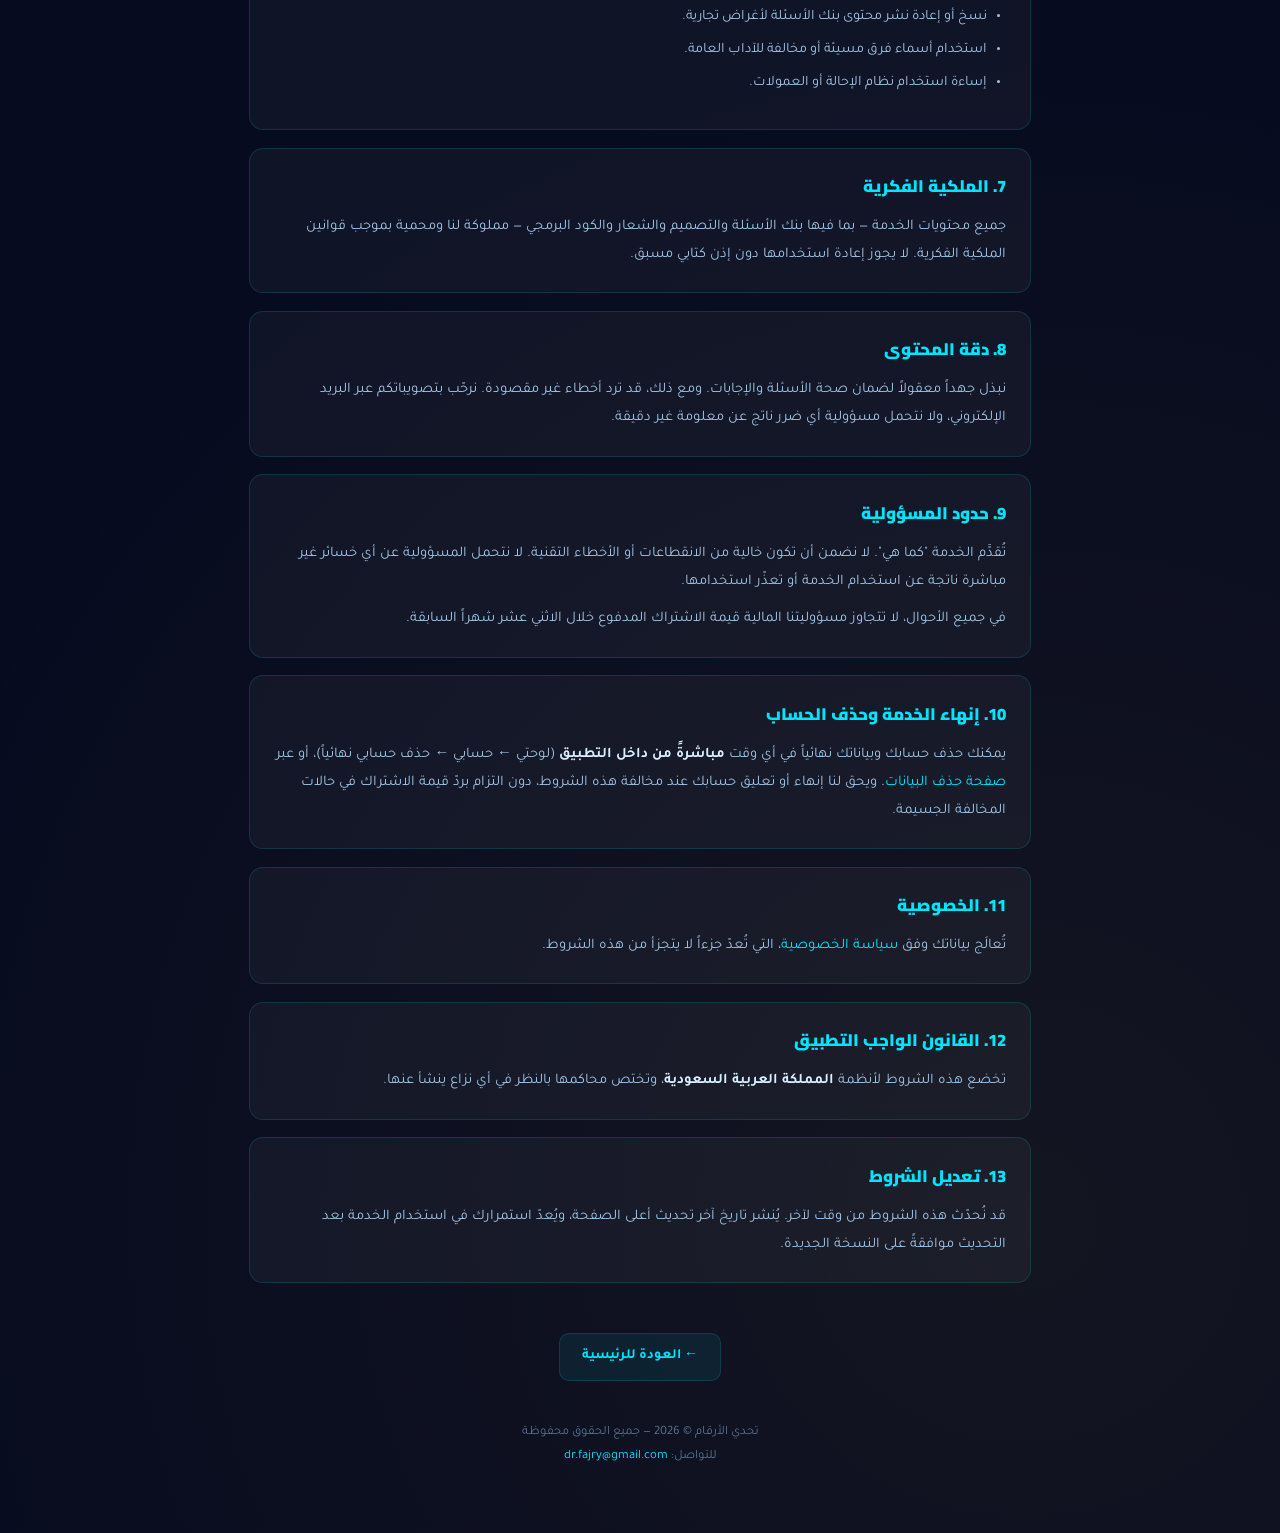
<file: terms.html>
<!DOCTYPE html>
<html lang="ar" dir="rtl">
<head>
<meta charset="UTF-8">
<meta name="viewport" content="width=device-width,initial-scale=1,viewport-fit=cover">
<title>شروط الاستخدام — تحدي الأرقام</title>
<link href="https://fonts.googleapis.com/css2?family=Cairo:wght@700;900&family=Tajawal:wght@400;700;900&display=swap" rel="stylesheet">
<style>
/* دعم المنطقة الآمنة في iPhone (الكاميرا/النتوء وشريط الإيماءات) */
body{
  padding-top:env(safe-area-inset-top);
  padding-bottom:env(safe-area-inset-bottom);
  padding-left:env(safe-area-inset-left);
  padding-right:env(safe-area-inset-right);
  box-sizing:border-box;
}

  :root{
    --bg:#070B1F;--bg2:#0C1130;--card:rgba(255,255,255,.04);
    --border:rgba(0,229,255,.14);--cyan:#00E5FF;--cyan2:#00B8CC;--gold:#FFD046;
    --text:#D8EEFF;--text2:#A0C4E8;--dim:rgba(160,210,255,.5);
  }
  *{margin:0;padding:0;box-sizing:border-box}
  body{
    font-family:'Tajawal',sans-serif;background:var(--bg);color:var(--text);
    line-height:1.9;min-height:100vh;
    background-image:radial-gradient(circle at 20% 10%,rgba(0,229,255,.06),transparent 40%),
                     radial-gradient(circle at 80% 90%,rgba(255,208,70,.05),transparent 40%);
  }
  .wrap{max-width:820px;margin:0 auto;padding:2.5rem 1.2rem 4rem}
  .header{text-align:center;margin-bottom:2.5rem;padding-bottom:2rem;border-bottom:1px solid var(--border)}
  .header h1{
    font-family:'Cairo',sans-serif;font-size:1.8rem;font-weight:900;
    background:linear-gradient(135deg,var(--cyan),var(--gold));
    -webkit-background-clip:text;-webkit-text-fill-color:transparent;background-clip:text;
    margin-bottom:.5rem;
  }
  .updated{font-size:.82rem;color:var(--dim)}
  .sec{
    background:var(--card);border:1px solid var(--border);border-radius:14px;
    padding:1.4rem 1.5rem;margin-bottom:1.1rem;
  }
  .sec h2{
    font-family:'Cairo',sans-serif;font-size:1.05rem;font-weight:900;
    color:var(--cyan);margin-bottom:.7rem;
  }
  .sec p{font-size:.92rem;color:var(--text2);margin-bottom:.6rem}
  .sec p:last-child{margin-bottom:0}
  ul{margin:.4rem 1.2rem .6rem;padding:0}
  li{font-size:.9rem;color:var(--text2);margin-bottom:.35rem}
  strong{color:var(--text);font-weight:700}
  .note{
    background:rgba(255,208,70,.07);border:1px solid rgba(255,208,70,.22);
    border-radius:10px;padding:.85rem 1rem;font-size:.86rem;color:var(--gold);margin-top:.6rem;
  }
  a{color:var(--cyan);text-decoration:none}
  a:hover{text-decoration:underline}
  .back{
    display:inline-block;margin-top:2rem;padding:.6rem 1.4rem;
    background:rgba(0,229,255,.08);border:1px solid var(--border);
    border-radius:10px;color:var(--cyan);font-weight:700;font-size:.88rem;
  }
  .footer{text-align:center;margin-top:2.5rem;font-size:.8rem;color:var(--dim)}
</style>
</head>
<body>
<div class="wrap">

  <div class="header">
    <h1>📜 شروط الاستخدام</h1>
    <div class="updated">تحدي الأرقام — آخر تحديث: يوليو 2026</div>
  </div>

  <div class="sec">
    <h2>1. قبول الشروط</h2>
    <p>باستخدامك تطبيق أو موقع <strong>تحدي الأرقام</strong>، فإنك توافق على هذه الشروط بالكامل. إن كنت لا توافق على أي بند منها، يُرجى عدم استخدام الخدمة.</p>
    <p>الخدمة مملوكة ومُدارة من قِبل <strong>د. فيصل</strong>، ويمكن التواصل عبر البريد: <a href="mailto:dr.fajry@gmail.com">dr.fajry@gmail.com</a></p>
  </div>

  <div class="sec">
    <h2>2. وصف الخدمة</h2>
    <p>تحدي الأرقام لعبة أسئلة ومسابقات تنافسية باللغة العربية، تتيح اللعب على نفس الجهاز أو أونلاين بين أجهزة متعددة، عبر بنك أسئلة يغطي عشرة مجالات معرفية.</p>
    <p>نحتفظ بحق تعديل أو تحديث أو إيقاف أي جزء من الخدمة في أي وقت، مع السعي لإشعار المستخدمين بالتغييرات الجوهرية.</p>
  </div>

  <div class="sec">
    <h2>3. الحساب والتسجيل</h2>
    <ul>
      <li>يجب تقديم بريد إلكتروني صحيح عند إنشاء الحساب.</li>
      <li>أنت مسؤول عن الحفاظ على سرية كلمة المرور الخاصة بك.</li>
      <li>لا يُسمح بمشاركة الحساب الواحد بين عدة أشخاص. يسمح النظام بجلسة نشطة واحدة لكل حساب، وأي دخول من جهاز آخر ينهي الجلسة السابقة تلقائياً.</li>
      <li>يحق لنا تعليق أو إغلاق أي حساب يُستخدم بشكل مخالف لهذه الشروط.</li>
    </ul>
  </div>

  <div class="sec">
    <h2>4. الخطط والمزايا</h2>
    <p>التطبيق متاح للّعب مجاناً، مع خطط اشتراك اختيارية بمزايا إضافية:</p>
    <ul>
      <li><strong>منطلق</strong> — مجانية دائماً: لعب على نفس الجهاز مع وسيلة مساعدة واحدة.</li>
      <li><strong>بطل</strong> — سنوية: لعب أونلاين، وثلاث وسائل مساعدة، وكامل بنك الأسئلة.</li>
      <li><strong>أسطوري</strong> — سنوية: جميع المزايا، وست وسائل مساعدة، وأسئلة حصرية.</li>
    </ul>
    <p>يُعرض السعر النهائي داخل التطبيق وفق متجر جهازك وعملتك المحلية، وقد يختلف بين المتاجر. الأسعار قابلة للتغيير مستقبلاً دون أن يؤثر ذلك على اشتراك قائم حتى انتهاء مدته.</p>
  </div>

  <div class="sec">
    <h2>5. الدفع والاسترداد</h2>
    <p>قد تتوفّر خطط اشتراك مدفوعة. عند توفّرها، تتم جميع عمليات الشراء والاشتراكات <strong>حصراً عبر متجر التطبيقات</strong> (Apple App Store أو Google Play) وفقاً لسياسات المتجر، ولا نجمع أو نخزّن أي معلومات بطاقات دفع.</p>
    <p>حين يكون الاشتراك متاحاً، يتجدد تلقائياً في نهاية كل مدة ما لم تُلغِه قبل موعد التجديد، ويمكنك إدارته أو إلغاؤه من إعدادات حسابك في المتجر. تُدار طلبات الاسترداد عبر المتجر نفسه وفق سياسته.</p>
  </div>

  <div class="sec">
    <h2>6. الاستخدام المقبول</h2>
    <p>يُحظر عليك:</p>
    <ul>
      <li>محاولة اختراق الخدمة أو الوصول غير المصرّح به إلى حسابات الآخرين.</li>
      <li>استخدام برامج آلية أو أدوات للغش أو التلاعب بالنتائج.</li>
      <li>نسخ أو إعادة نشر محتوى بنك الأسئلة لأغراض تجارية.</li>
      <li>استخدام أسماء فرق مسيئة أو مخالفة للآداب العامة.</li>
      <li>إساءة استخدام نظام الإحالة أو العمولات.</li>
    </ul>
  </div>

  <div class="sec">
    <h2>7. الملكية الفكرية</h2>
    <p>جميع محتويات الخدمة — بما فيها بنك الأسئلة والتصميم والشعار والكود البرمجي — مملوكة لنا ومحمية بموجب قوانين الملكية الفكرية. لا يجوز إعادة استخدامها دون إذن كتابي مسبق.</p>
  </div>

  <div class="sec">
    <h2>8. دقة المحتوى</h2>
    <p>نبذل جهداً معقولاً لضمان صحة الأسئلة والإجابات. ومع ذلك، قد ترد أخطاء غير مقصودة. نرحّب بتصويباتكم عبر البريد الإلكتروني، ولا نتحمل مسؤولية أي ضرر ناتج عن معلومة غير دقيقة.</p>
  </div>

  <div class="sec">
    <h2>9. حدود المسؤولية</h2>
    <p>تُقدَّم الخدمة "كما هي". لا نضمن أن تكون خالية من الانقطاعات أو الأخطاء التقنية. لا نتحمل المسؤولية عن أي خسائر غير مباشرة ناتجة عن استخدام الخدمة أو تعذّر استخدامها.</p>
    <p>في جميع الأحوال، لا تتجاوز مسؤوليتنا المالية قيمة الاشتراك المدفوع خلال الاثني عشر شهراً السابقة.</p>
  </div>

  <div class="sec">
    <h2>10. إنهاء الخدمة وحذف الحساب</h2>
    <p>يمكنك حذف حسابك وبياناتك نهائياً في أي وقت <strong>مباشرةً من داخل التطبيق</strong> (لوحتي ← حسابي ← حذف حسابي نهائياً)، أو عبر <a href="data-deletion.html">صفحة حذف البيانات</a>. ويحق لنا إنهاء أو تعليق حسابك عند مخالفة هذه الشروط، دون التزام بردّ قيمة الاشتراك في حالات المخالفة الجسيمة.</p>
  </div>

  <div class="sec">
    <h2>11. الخصوصية</h2>
    <p>تُعالَج بياناتك وفق <a href="privacy-policy.html">سياسة الخصوصية</a>، التي تُعدّ جزءاً لا يتجزأ من هذه الشروط.</p>
  </div>

  <div class="sec">
    <h2>12. القانون الواجب التطبيق</h2>
    <p>تخضع هذه الشروط لأنظمة <strong>المملكة العربية السعودية</strong>، وتختص محاكمها بالنظر في أي نزاع ينشأ عنها.</p>
  </div>

  <div class="sec">
    <h2>13. تعديل الشروط</h2>
    <p>قد نُحدّث هذه الشروط من وقت لآخر. يُنشر تاريخ آخر تحديث أعلى الصفحة، ويُعدّ استمرارك في استخدام الخدمة بعد التحديث موافقةً على النسخة الجديدة.</p>
  </div>

  <div style="text-align:center">
    <a href="index.html" class="back">← العودة للرئيسية</a>
  </div>

  <div class="footer">
    تحدي الأرقام © 2026 — جميع الحقوق محفوظة<br>
    للتواصل: <a href="mailto:dr.fajry@gmail.com">dr.fajry@gmail.com</a>
  </div>

</div>
</body>
</html>
</file>
